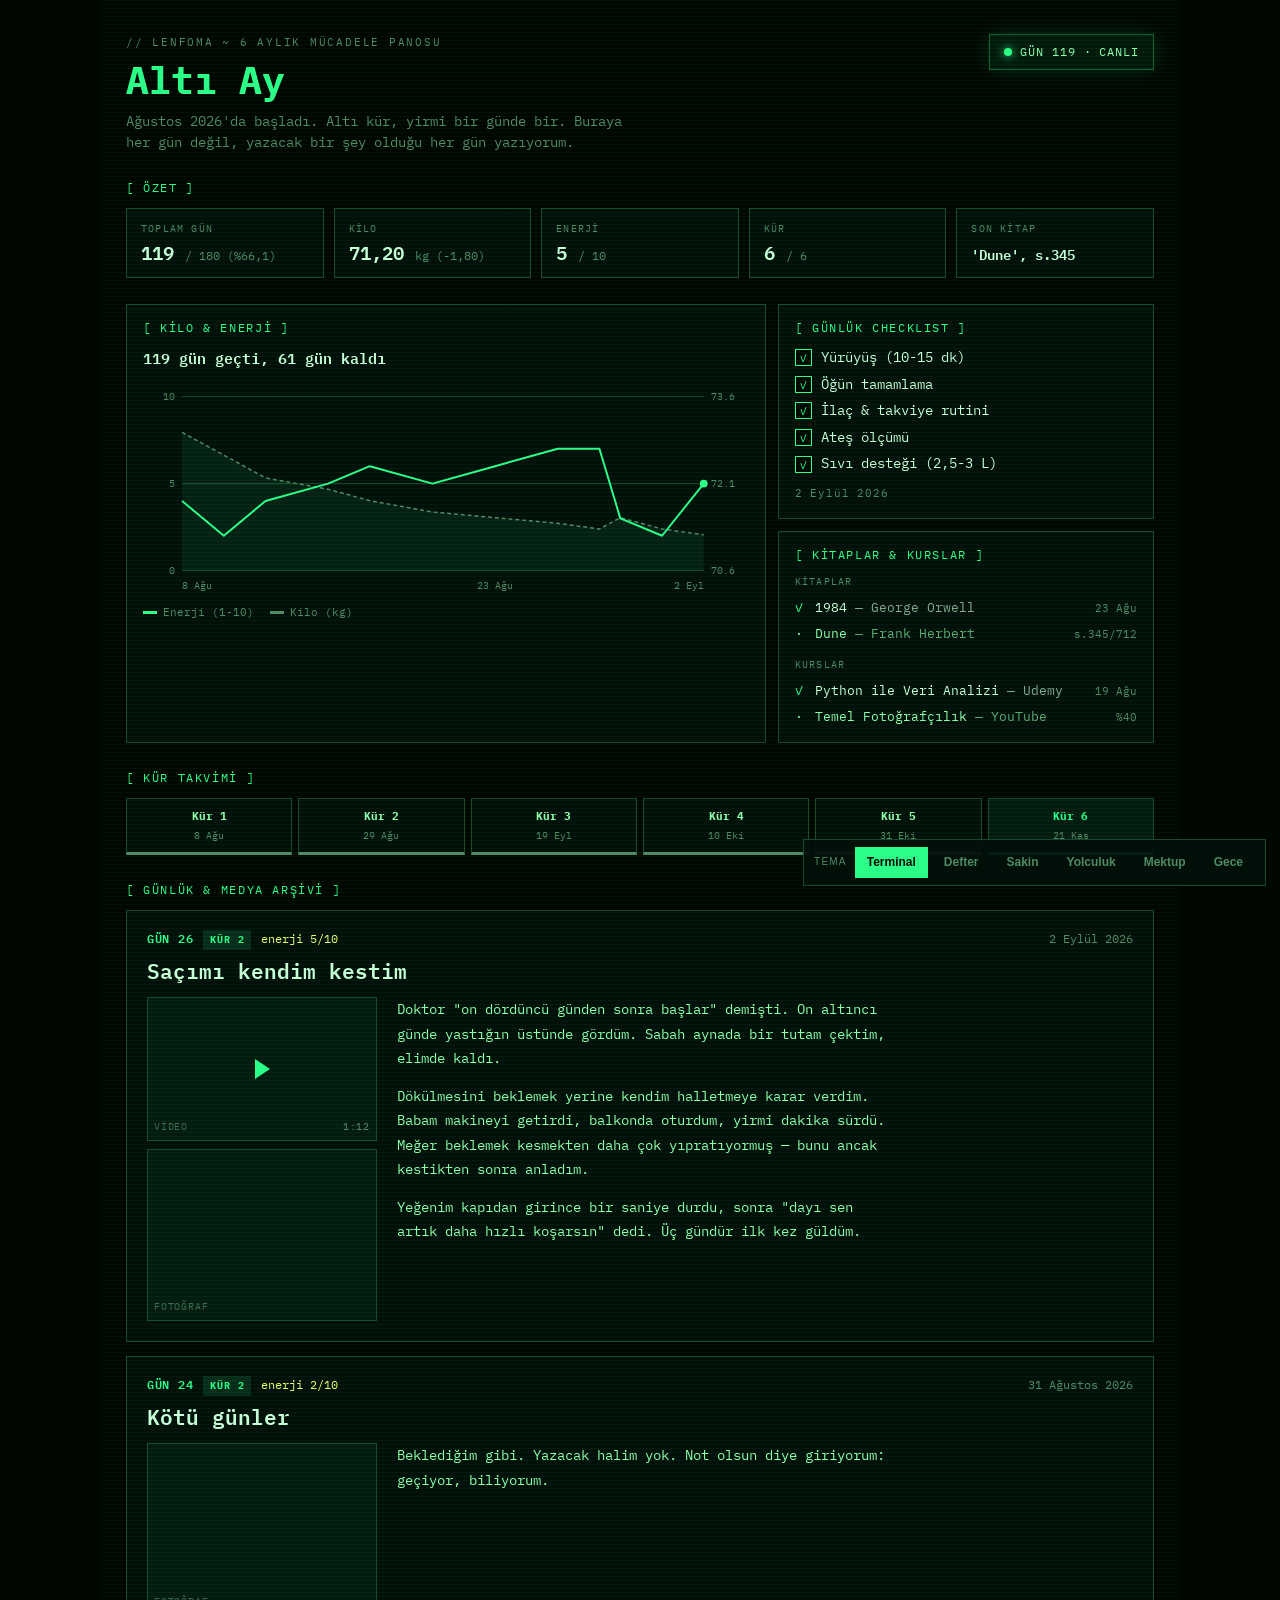
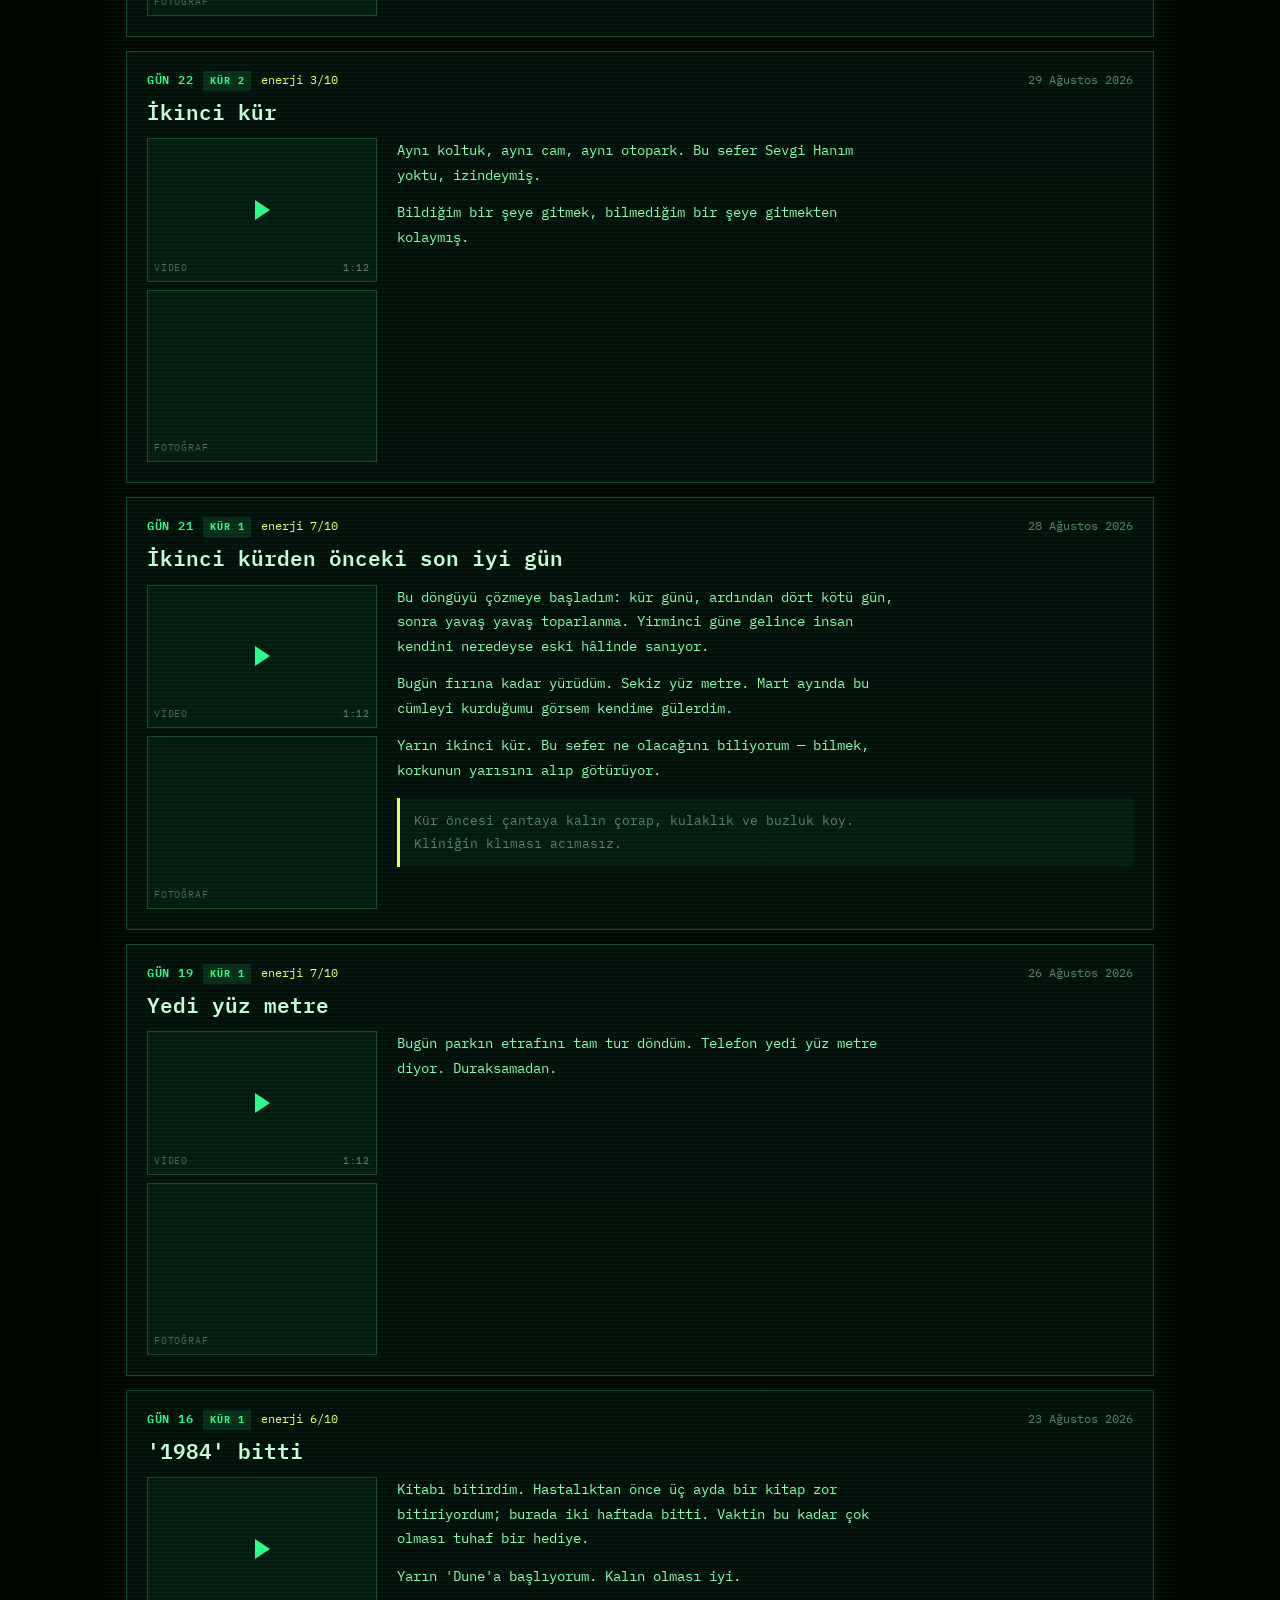
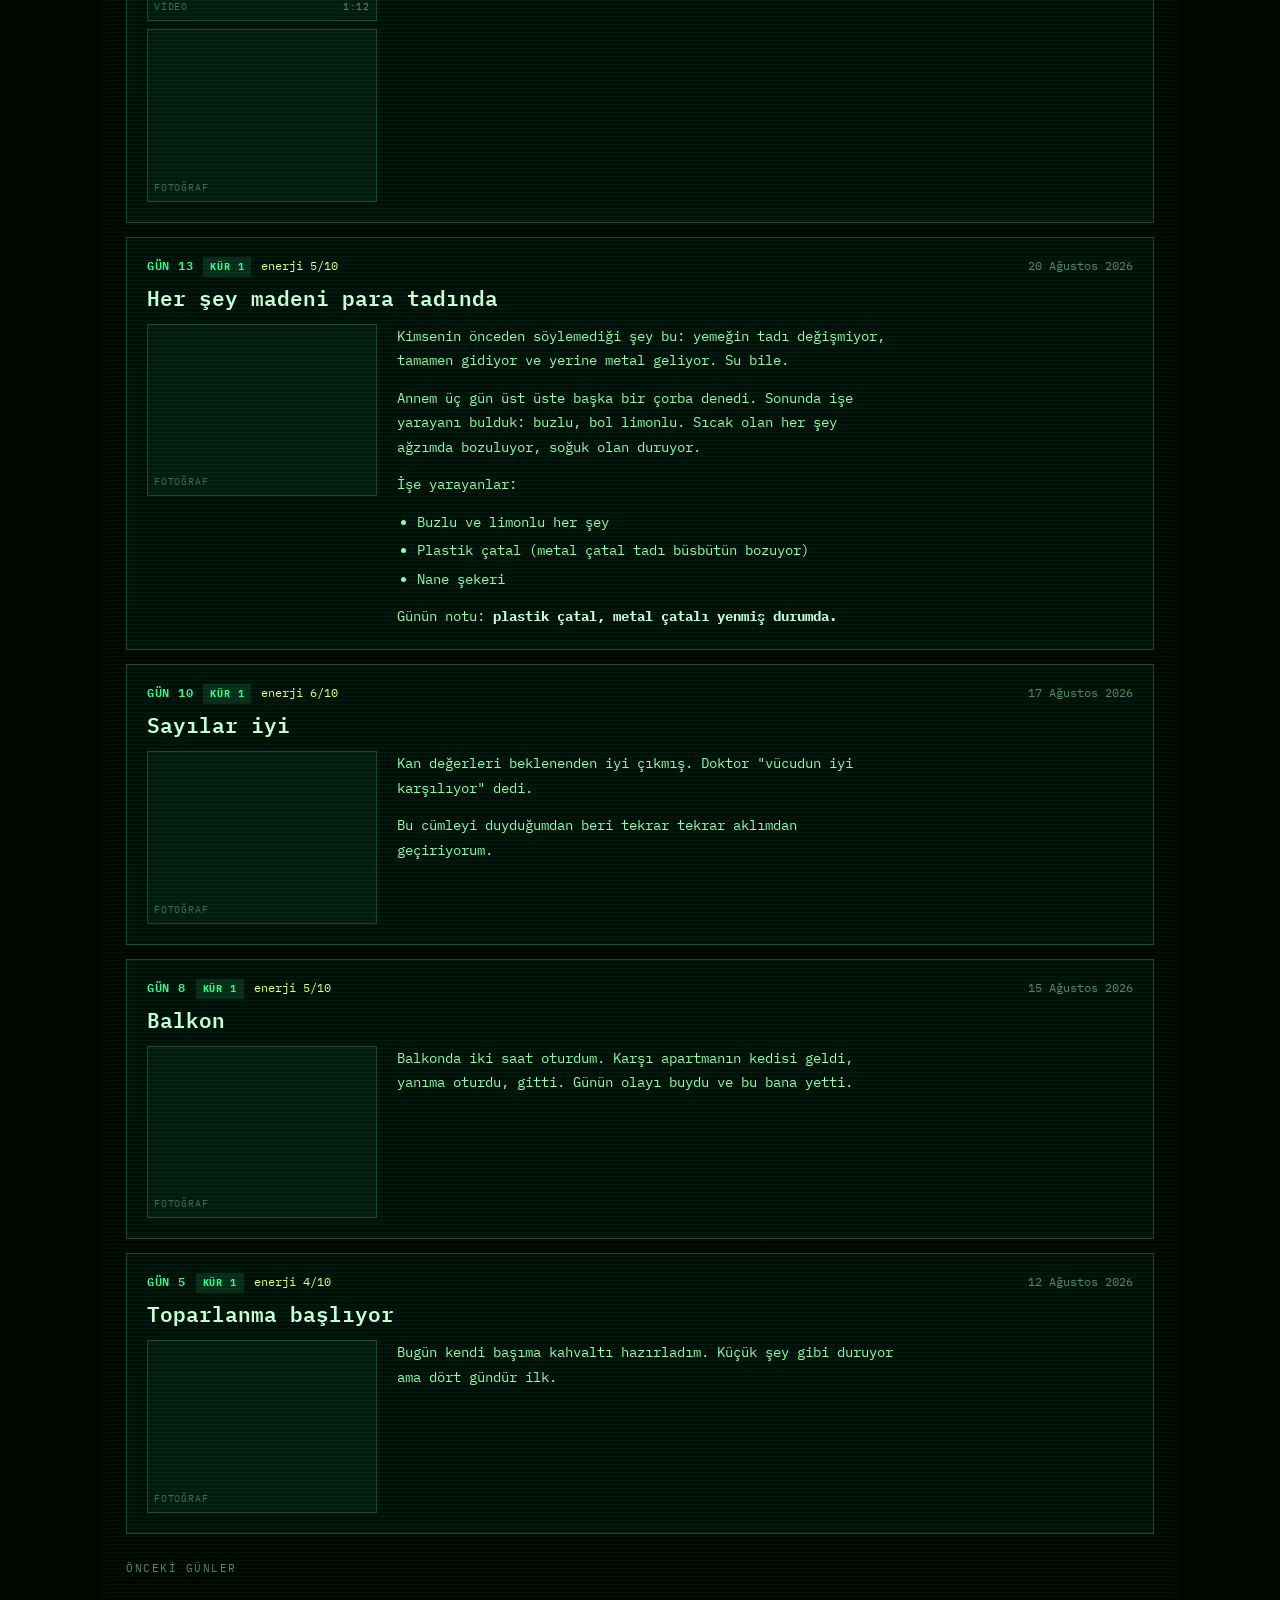
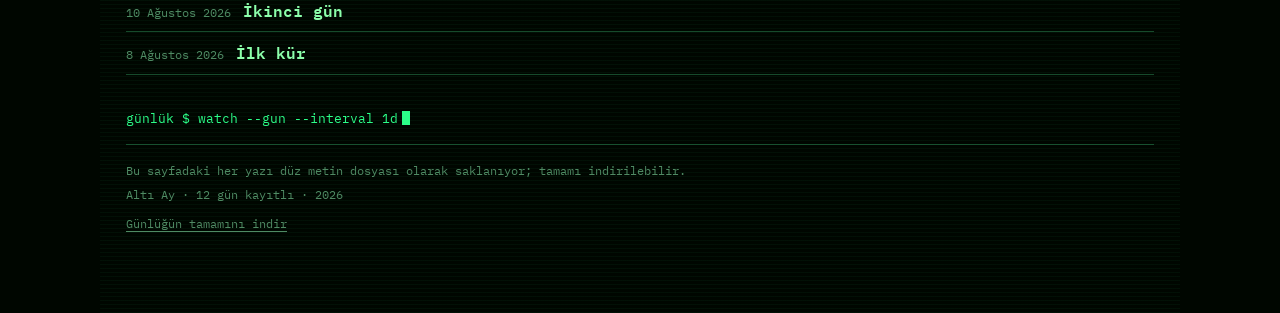
<file: index.html>
<!doctype html>
<html lang="tr">
  <head>
    <meta charset="utf-8" />
    <meta name="viewport" content="width=device-width, initial-scale=1" />
    <title>Altı Ay</title>
    <meta name="description" content="Altı aylık tedavi sürecinin gün gün kaydı." />

    <meta property="og:type" content="website" />
    <meta property="og:title" content="Altı Ay" />
    <meta property="og:description" content="Altı aylık tedavi sürecinin gün gün kaydı." />
    <meta property="og:locale" content="tr_TR" />
    <meta name="twitter:card" content="summary_large_image" />

    <link
      rel="icon"
      type="image/svg+xml"
      href="data:image/svg+xml,<svg xmlns='http://www.w3.org/2000/svg' viewBox='0 0 32 32'><rect width='32' height='32' rx='7' fill='%2302100a'/><path d='M9 8h11a3 3 0 0 1 3 3v13H12a3 3 0 0 1-3-3V8Z' fill='none' stroke='%232bff88' stroke-width='2' stroke-linejoin='round'/><path d='M9 8v13a3 3 0 0 0 3 3' fill='none' stroke='%23eaff6b' stroke-width='2'/></svg>"
    />
    <link rel="stylesheet" href="styles.css" />
    <link rel="stylesheet" id="theme-css" href="themes/terminal.css" />
  </head>
  <body>
    <a class="skip" href="#gunluk">İçeriğe geç</a>

    <div class="page">
      <header class="j-head">
        <div class="j-head-l">
          <p class="j-eyebrow" id="site-eyebrow"></p>
          <h1 class="j-title" id="site-title"></h1>
        </div>
        <div class="j-live"><span class="j-live-dot"></span><span id="live-text">—</span></div>
      </header>
      <p class="j-sub" id="site-sub"></p>

      <p class="sec">[ ÖZET ]</p>
      <div class="j-status" id="status"></div>

      <div class="j-grid">
        <div class="panel panel-chart">
          <p class="sec">[ KİLO &amp; ENERJİ ]</p>
          <p class="prog-line" id="prog-line"></p>
          <div class="ch-wrap" id="chart"></div>
          <div class="ch-legend" id="chart-legend"></div>
        </div>

        <div class="j-side">
          <div class="panel">
            <p class="sec">[ GÜNLÜK CHECKLIST ]</p>
            <div id="checklist"></div>
          </div>
          <div class="panel">
            <p class="sec">[ KİTAPLAR &amp; KURSLAR ]</p>
            <div id="lists"></div>
          </div>
        </div>
      </div>

      <p class="sec">[ KÜR TAKVİMİ ]</p>
      <div class="j-cycles" id="cycles"></div>

      <p class="sec" id="gunluk"><span id="secline-label">[ GÜNLÜK &amp; MEDYA ARŞİVİ ]</span></p>
      <main class="j-entries" id="entries">
        <p class="j-loading">Yükleniyor…</p>
      </main>

      <nav class="j-archive" id="archive" hidden></nav>

      <p class="j-prompt" id="prompt"></p>
      <footer class="j-foot" id="foot"></footer>
      <p class="j-dl">
        <button class="j-dl-btn" id="download-all" type="button">Günlüğün tamamını indir</button>
        <span class="j-dl-msg" id="download-msg"></span>
      </p>
    </div>

    <div class="themebar" id="themebar" hidden>
      <span class="themebar-l">Tema</span>
      <div class="themebar-pills" id="theme-pills"></div>
    </div>

    <script type="module" src="js/main.js"></script>
  </body>
</html>
</file>
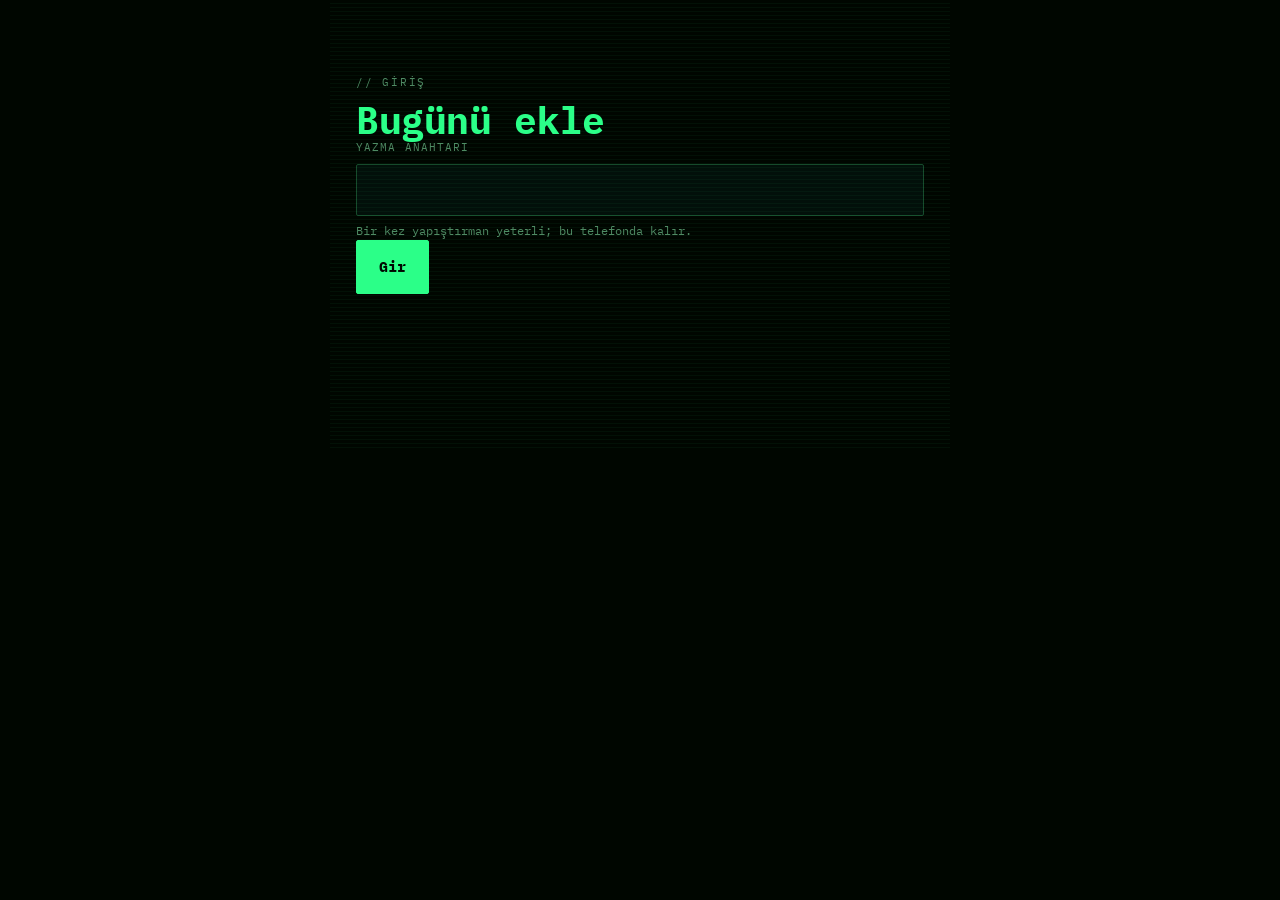
<file: yaz.html>
<!doctype html>
<html lang="tr">
  <head>
    <meta charset="utf-8" />
    <meta name="viewport" content="width=device-width, initial-scale=1" />
    <meta name="robots" content="noindex, nofollow" />
    <title>Bugünü ekle</title>
    <link rel="stylesheet" href="styles.css" />
    <link rel="stylesheet" id="theme-css" href="themes/terminal.css" />
    <link rel="stylesheet" href="yaz.css" />
  </head>
  <body>
    <div class="page page-yaz">
      <!-- anahtar ekranı -->
      <section class="w-gate" id="gate">
        <p class="j-eyebrow">// GİRİŞ</p>
        <h1 class="j-title">Bugünü ekle</h1>
        <label class="w-l" for="pw">Yazma anahtarı</label>
        <input class="w-in" type="password" id="pw" autocomplete="current-password" />
        <p class="w-hint">Bir kez yapıştırman yeterli; bu telefonda kalır.</p>
        <button class="w-btn w-btn-p" id="gate-btn" type="button">Gir</button>
        <p class="w-msg" id="gate-msg"></p>
      </section>

      <!-- form -->
      <section class="w-form" id="form" hidden>
        <header class="j-head">
          <div>
            <p class="j-eyebrow">// BUGÜNÜ EKLE</p>
            <h1 class="j-title" id="w-daytitle">Bugün</h1>
          </div>
          <div class="w-head-r">
            <button class="w-link" id="relogin" type="button">Anahtarı değiştir</button>
            <a class="w-link" href="./">Günlüğe dön</a>
          </div>
        </header>

        <p class="w-draft" id="draft-note" hidden>Kaydedilmemiş taslak geri yüklendi.</p>

        <div class="w-row">
          <div class="w-f">
            <label class="w-l" for="f-date">Tarih</label>
            <input class="w-in" type="date" id="f-date" />
          </div>
          <div class="w-f">
            <label class="w-l" for="f-kilo">Kilo (kg)</label>
            <input class="w-in" type="text" id="f-kilo" inputmode="decimal" autocomplete="off" placeholder="71,2" />
          </div>
        </div>

        <div class="w-f">
          <label class="w-l">Enerji — bugün kendini nasıl hissediyorsun?</label>
          <div class="w-en" id="f-enerji"></div>
        </div>

        <div class="w-f">
          <label class="w-l">Günlük checklist</label>
          <div class="w-ck" id="f-rutin"></div>
        </div>

        <div class="w-f">
          <label class="w-l" for="f-kitap">Kitap / kurs (isteğe bağlı)</label>
          <input class="w-in" type="text" id="f-kitap" placeholder="'Dune', s.345" />
        </div>

        <div class="w-row">
          <div class="w-f">
            <label class="w-l" for="f-foto">Bugünün fotoğrafı</label>
            <input class="w-file" type="file" id="f-foto" accept="image/*" />
            <p class="w-hint" id="foto-hint">Seçilmedi</p>
          </div>
          <div class="w-f">
            <label class="w-l" for="f-video">Bugünün videosu (1-2 dk)</label>
            <input class="w-file" type="file" id="f-video" accept="video/*" />
            <p class="w-hint" id="video-hint">Seçilmedi</p>
          </div>
        </div>

        <div class="w-f">
          <label class="w-l" for="f-baslik">Başlık</label>
          <input class="w-in" type="text" id="f-baslik" placeholder="Bugüne bir isim ver" />
        </div>

        <div class="w-f">
          <label class="w-l" for="f-metin">Bugün</label>
          <textarea class="w-ta" id="f-metin" rows="9" placeholder="Yazacak halin yoksa boş bırak — yukarıdakiler de yeter."></textarea>
        </div>

        <div class="w-actions">
          <button class="w-btn w-btn-p" id="save" type="button">Kaydet</button>
          <button class="w-btn" id="preview" type="button">Ne kaydedilecek?</button>
        </div>
        <p class="w-msg" id="msg"></p>
        <pre class="w-pre" id="pre" hidden></pre>
      </section>
    </div>

    <script type="module" src="js/yaz.js"></script>
  </body>
</html>
</file>
<file: styles.css>
/* ============================================================
   Altı Ay — paylaşılan iskelet
   SADECE yerleşim/boşluk/yapı. Renk ve tipografi themes/*.css içinde.
   Her tema şu değişkenleri tanımlar: --ink --ink-soft --acc --line --surf
   ============================================================ */

*,
*::before,
*::after {
  box-sizing: border-box;
}
html {
  -webkit-text-size-adjust: 100%;
}
body {
  margin: 0;
  background: #f7f7f4;
  color: #1c2230;
  font-family: Georgia, serif;
  line-height: 1.6;
}
img,
video {
  max-width: 100%;
  display: block;
}
.skip {
  position: absolute;
  left: -9999px;
  top: 0;
  padding: 10px 14px;
  z-index: 50;
}
.skip:focus {
  left: 8px;
  top: 8px;
}
:focus-visible {
  outline: 2px solid var(--acc);
  outline-offset: 2px;
}

.page {
  max-width: 1080px;
  margin: 0 auto;
  padding: 34px 26px 80px;
  position: relative;
}

/* ---------- Başlık ---------- */
.j-head {
  display: flex;
  align-items: flex-start;
  justify-content: space-between;
  gap: 20px;
  margin: 0 0 4px;
}
.j-eyebrow {
  margin: 0 0 8px;
  font-size: 11px;
  letter-spacing: 0.16em;
}
.j-title {
  margin: 0;
  line-height: 1.05;
  text-wrap: balance;
}
.j-sub {
  margin: 12px 0 26px;
  line-height: 1.55;
  max-width: 62ch;
}
.j-live {
  flex: none;
  display: inline-flex;
  align-items: center;
  gap: 8px;
  padding: 8px 14px;
  font-size: 11.5px;
  letter-spacing: 0.08em;
  white-space: nowrap;
}
.j-live-dot {
  width: 8px;
  height: 8px;
  border-radius: 50%;
  background: var(--acc);
}

/* ---------- Bölüm başlığı ---------- */
.sec {
  margin: 0 0 10px;
  font-size: 11.5px;
  letter-spacing: 0.14em;
}
.j-grid + .sec,
.j-status + .sec,
.j-cycles + .sec {
  margin-top: 26px;
}

/* ---------- Özet şeridi ---------- */
.j-status {
  display: grid;
  grid-template-columns: repeat(5, 1fr);
  gap: 10px;
  margin: 0 0 26px;
}
.j-stat {
  padding: 12px 14px;
  min-width: 0;
}
.j-stat-l {
  margin: 0 0 6px;
  font-size: 10px;
  letter-spacing: 0.12em;
  text-transform: uppercase;
}
.j-stat-v {
  margin: 0;
  font-size: 19px;
  line-height: 1.15;
  font-variant-numeric: tabular-nums;
  overflow-wrap: anywhere;
}
.j-stat-v small {
  font-size: 12px;
  font-weight: 400;
}
.kpi-sm {
  font-size: 14px;
}

/* ---------- İki sütun: grafik + yan panel ---------- */
.j-grid {
  display: grid;
  grid-template-columns: 1.7fr 1fr;
  gap: 12px;
  margin: 0 0 26px;
}
.j-side {
  display: flex;
  flex-direction: column;
  gap: 12px;
}
.panel {
  padding: 14px 16px 16px;
  min-width: 0;
}

/* ---------- Grafik ---------- */
.prog-line {
  margin: 0 0 10px;
  font-size: 15px;
}
.ch-wrap {
  width: 100%;
}
.ch-svg {
  width: 100%;
  height: auto;
  display: block;
}
.ch-grid {
  stroke: var(--line);
  stroke-width: 1;
}
.ch-area {
  fill: var(--acc);
  opacity: 0.07;
  stroke: none;
}
.ch-enerji {
  fill: none;
  stroke: var(--acc);
  stroke-width: 2;
  stroke-linejoin: round;
}
.ch-kilo {
  fill: none;
  stroke: var(--ink-soft);
  stroke-width: 1.5;
  stroke-dasharray: 4 3;
}
.ch-dot {
  fill: var(--acc);
}
.ch-yl,
.ch-xl {
  fill: var(--ink-soft);
  font-size: 10px;
  font-variant-numeric: tabular-nums;
}
.ch-empty {
  margin: 20px 0;
  font-size: 13px;
  color: var(--ink-soft);
}
.ch-legend {
  display: flex;
  gap: 16px;
  margin: 8px 0 0;
  font-size: 11px;
}
.ch-key {
  display: inline-flex;
  align-items: center;
  gap: 6px;
}
.ch-sw {
  width: 14px;
  height: 3px;
  display: inline-block;
}
.ch-sw-e {
  background: var(--acc);
}
.ch-sw-k {
  background: var(--ink-soft);
}

/* ---------- Checklist ---------- */
.ck-list {
  list-style: none;
  margin: 0;
  padding: 0;
  display: flex;
  flex-direction: column;
  gap: 5px;
}
.ck {
  display: flex;
  align-items: center;
  gap: 9px;
  font-size: 13.5px;
}
.ck-box {
  width: 17px;
  height: 17px;
  display: grid;
  place-items: center;
  border: 1px solid var(--line);
  font-size: 11px;
  flex: none;
}
.ck.is-on .ck-box {
  border-color: var(--acc);
  color: var(--acc);
}
.ck.is-off {
  opacity: 0.5;
}
.ck-day {
  margin: 10px 0 0;
  font-size: 10.5px;
  letter-spacing: 0.08em;
}

/* ---------- Kitaplar & kurslar ---------- */
.lb-h {
  margin: 0 0 7px;
  font-size: 10px;
  letter-spacing: 0.12em;
  text-transform: uppercase;
}
.lb-list + .lb-h {
  margin-top: 14px;
}
.lb-list {
  list-style: none;
  margin: 0;
  padding: 0;
  display: flex;
  flex-direction: column;
  gap: 5px;
}
.lb {
  display: flex;
  align-items: baseline;
  gap: 8px;
  font-size: 12.5px;
}
.lb-box {
  flex: none;
  width: 12px;
}
.lb.is-done .lb-box {
  color: var(--acc);
}
.lb-t {
  flex: 1;
  min-width: 0;
}
.lb-s {
  opacity: 0.65;
}
.lb-n {
  flex: none;
  font-variant-numeric: tabular-nums;
  font-size: 11px;
}

/* ---------- Kür takvimi ---------- */
.j-cycles {
  display: flex;
  gap: 6px;
  margin: 0 0 26px;
}
.j-cyc {
  flex: 1;
  min-width: 0;
  padding: 9px 6px 8px;
  text-align: center;
}
.j-cyc-n {
  margin: 0;
  font-size: 11px;
  font-weight: 700;
  white-space: nowrap;
}
.j-cyc-d {
  margin: 3px 0 0;
  font-size: 10px;
  white-space: nowrap;
  font-variant-numeric: tabular-nums;
}

/* ---------- Günlük ---------- */
.j-entries {
  display: flex;
  flex-direction: column;
  gap: 14px;
}
.j-entry {
  display: grid;
  grid-template-columns: 230px 1fr;
  grid-template-areas:
    "meta meta"
    "head head"
    "media body";
  gap: 0 20px;
  padding: 18px 20px 20px;
}
.j-meta {
  grid-area: meta;
  display: flex;
  flex-wrap: wrap;
  align-items: baseline;
  gap: 10px;
  margin: 0 0 8px;
}
.j-day {
  font-size: 12px;
  font-weight: 600;
  letter-spacing: 0.06em;
}
.j-badge {
  font-size: 10px;
  font-weight: 700;
  letter-spacing: 0.08em;
  text-transform: uppercase;
  padding: 2px 7px;
}
.j-en {
  font-size: 11.5px;
}
.j-date {
  font-size: 12px;
  margin-left: auto;
}
.j-h {
  grid-area: head;
  margin: 0 0 14px;
  line-height: 1.2;
  text-wrap: balance;
}
.j-h a {
  color: inherit;
  text-decoration: none;
}
.j-h a:hover {
  text-decoration: underline;
}

/* medya: video + fotoğraf */
.j-media {
  grid-area: media;
  display: flex;
  flex-direction: column;
  gap: 8px;
  min-width: 0;
}
.j-mv,
.j-mf {
  width: 100%;
  border: 1px solid var(--line);
}
.j-mv {
  aspect-ratio: 16 / 10;
  object-fit: cover;
}
.j-mf {
  aspect-ratio: 4 / 3;
  object-fit: cover;
}
.j-mv.is-ph,
.j-mf.is-ph {
  position: relative;
  display: grid;
  place-items: center;
  background: var(--line);
  opacity: 0.55;
}
.j-play {
  width: 0;
  height: 0;
  border-left: 15px solid var(--ink-soft);
  border-top: 10px solid transparent;
  border-bottom: 10px solid transparent;
}
.j-dur,
.j-ph-l {
  position: absolute;
  font-size: 10px;
  letter-spacing: 0.08em;
}
.j-dur {
  right: 6px;
  bottom: 5px;
}
.j-ph-l {
  left: 6px;
  bottom: 5px;
  text-transform: uppercase;
  opacity: 0.75;
}

.j-body {
  grid-area: body;
  min-width: 0;
}
.j-body > *:first-child {
  margin-top: 0;
}
.j-body > *:last-child {
  margin-bottom: 0;
}
.j-body p {
  margin: 0 0 13px;
  max-width: 62ch;
}
.j-body h3 {
  margin: 20px 0 9px;
  line-height: 1.25;
}
.j-body ul,
.j-body ol {
  margin: 0 0 13px;
  padding-left: 20px;
  max-width: 62ch;
}
.j-body li {
  margin: 0 0 4px;
}
.j-body blockquote {
  margin: 16px 0;
  padding: 11px 14px;
  font-size: 0.95em;
}
.j-body blockquote p {
  margin: 0;
}
.j-body figure {
  margin: 18px 0;
}
.j-body figcaption {
  margin: 6px 0 0;
  font-size: 12px;
}
.j-body code {
  font-size: 0.92em;
  padding: 1px 5px;
}

/* ---------- Arşiv / gezinme ---------- */
/* Arşivi indirme satırı. Renk temalardan gelir; burada yalnızca yerleşim
   ve <button>'ı bağlantı gibi göstermek için gereken sıfırlama var. */
.j-dl {
  margin: 10px 0 0;
  font-size: 12px;
  display: flex;
  flex-wrap: wrap;
  gap: 10px;
  align-items: baseline;
}
.j-dl-btn {
  font: inherit;
  color: inherit;
  background: none;
  border: 0;
  padding: 0;
  text-decoration: underline;
  text-underline-offset: 3px;
  cursor: pointer;
}
.j-dl-btn[disabled] {
  cursor: default;
  text-decoration: none;
}

.j-archive {
  margin: 26px 0 0;
}
.j-arch-h {
  margin: 0 0 12px;
  font-size: 11px;
  letter-spacing: 0.14em;
  text-transform: uppercase;
}
.j-arch-list {
  list-style: none;
  margin: 0;
  padding: 0;
}
.j-arch-item a {
  display: flex;
  align-items: baseline;
  gap: 12px;
  padding: 8px 0;
  text-decoration: none;
  color: inherit;
}
.j-arch-item a:hover .j-arch-t {
  text-decoration: underline;
}
.j-arch-d {
  font-size: 12px;
  flex: none;
  min-width: 92px;
  font-variant-numeric: tabular-nums;
}
.j-arch-t {
  font-weight: 600;
}

.j-nav {
  display: flex;
  justify-content: space-between;
  gap: 16px;
  margin: 18px 0 0;
  font-size: 13px;
}
.j-nav-a {
  text-decoration: none;
  max-width: 46%;
}
.j-nav-r {
  text-align: right;
}
.j-nav-a:hover {
  text-decoration: underline;
}
.j-back {
  display: inline-block;
  margin: 0 0 18px;
  font-size: 13px;
  text-decoration: none;
}
.j-back:hover {
  text-decoration: underline;
}

/* ---------- Alt ---------- */
.j-prompt {
  margin: 34px 0 0;
  font-size: 13px;
}
.blk {
  display: inline-block;
  width: 8px;
  height: 14px;
  margin-left: 4px;
  vertical-align: -2px;
  background: var(--acc);
  animation: blk 1.1s step-end infinite;
}
@keyframes blk {
  50% {
    opacity: 0;
  }
}
.j-foot {
  margin: 14px 0 0;
  padding: 16px 0 0;
  font-size: 12px;
  line-height: 1.6;
}
.j-foot p {
  margin: 0 0 5px;
}
.j-loading,
.j-empty,
.j-error {
  margin: 0;
  padding: 20px 0;
  font-size: 15px;
}

/* ---------- Tema seçici ---------- */
.themebar {
  position: fixed;
  right: 14px;
  bottom: 14px;
  z-index: 40;
  display: flex;
  align-items: center;
  gap: 8px;
  padding: 7px 10px;
  font-family: -apple-system, BlinkMacSystemFont, sans-serif;
}
.themebar-l {
  font-size: 10px;
  letter-spacing: 0.12em;
  text-transform: uppercase;
}
.themebar-pills {
  display: flex;
  gap: 4px;
}
.themebar-pill {
  font: inherit;
  font-size: 12px;
  font-weight: 600;
  padding: 5px 11px;
  cursor: pointer;
  border: 1px solid transparent;
  background: transparent;
  color: inherit;
}

/* ---------- Dar ekran ---------- */
@media (max-width: 900px) {
  .j-grid {
    grid-template-columns: 1fr;
  }
  .j-status {
    grid-template-columns: repeat(3, 1fr);
  }
}
@media (max-width: 640px) {
  .page {
    padding: 24px 15px 90px;
  }
  .j-head {
    flex-direction: column;
    gap: 12px;
  }
  .j-status {
    grid-template-columns: repeat(2, 1fr);
  }
  .j-entry {
    grid-template-columns: 1fr;
    grid-template-areas: "meta" "head" "media" "body";
    gap: 0;
  }
  .j-media {
    flex-direction: row;
    margin: 0 0 14px;
  }
  .j-cyc-d {
    display: none;
  }
  .j-date {
    margin-left: 0;
  }
  .j-arch-item a {
    flex-direction: column;
    gap: 2px;
  }
  .themebar {
    right: 10px;
    bottom: 10px;
    left: 10px;
    justify-content: center;
  }
  .themebar-pills {
    flex-wrap: wrap;
    justify-content: center;
  }
}

@media (prefers-reduced-motion: reduce) {
  * {
    transition: none !important;
    animation: none !important;
  }
}
</file>
<file: themes/terminal.css>
/* ============================================================
   TERMINAL — Matrix Pro (yeşil fosfor terminal)
   Aybars'ın bingx panosuyla aynı deri: #000600 zemin, #2bff88 vurgu,
   IBM Plex Mono, [ KÖŞELİ ] başlıklar, tarama çizgileri, yanıp sönen imleç.
   ============================================================ */
@import url("https://fonts.googleapis.com/css2?family=IBM+Plex+Mono:wght@400;500;600;700&display=swap");

:root {
  --bg: #000600;
  --ink: #8dffab;
  --ink-body: #8dffab;
  --ink-soft: #4f8a63;
  --sym: #c6ffd6;
  --surf: #02100a;
  --surf-2: #041b10;
  --line: #164a2b;
  --acc: #2bff88;
  --warn: #eaff6b;
  --neg: #ff5f56;
}

body {
  background: var(--bg);
  color: var(--ink);
  font-family: "IBM Plex Mono", ui-monospace, "SF Mono", Menlo, monospace;
  font-variant-numeric: tabular-nums;
  -webkit-font-smoothing: antialiased;
}

/* tarama çizgileri */
.page::after {
  content: "";
  position: absolute;
  inset: 0;
  pointer-events: none;
  z-index: 5;
  background: repeating-linear-gradient(
    0deg,
    rgba(43, 255, 136, 0.045) 0 1px,
    transparent 1px 4px
  );
}

.skip {
  background: var(--acc);
  color: var(--bg);
}

.j-eyebrow {
  color: var(--ink-soft);
}
.j-title {
  color: var(--acc);
  font-weight: 700;
  font-size: clamp(26px, 4.6vw, 38px);
  letter-spacing: -0.01em;
}
.j-sub {
  color: var(--ink-soft);
  font-size: 13.5px;
}

.j-live {
  border: 1px solid rgba(43, 255, 136, 0.32);
  background: rgba(43, 255, 136, 0.08);
  color: var(--ink);
  text-transform: uppercase;
  box-shadow: 0 0 22px rgba(43, 255, 136, 0.16);
}
.j-live-dot {
  box-shadow: 0 0 10px var(--acc);
  animation: pulse 1.6s ease-in-out infinite;
}
@keyframes pulse {
  0%,
  100% {
    opacity: 1;
    transform: scale(1);
  }
  50% {
    opacity: 0.4;
    transform: scale(1.6);
  }
}

.sec {
  color: var(--acc);
}

.j-stat,
.panel,
.j-entry {
  background: var(--surf);
  border: 1px solid var(--line);
}
.j-stat-l {
  color: var(--ink-soft);
}
.j-stat-v {
  color: var(--sym);
  font-weight: 600;
}
.j-stat-v small {
  color: var(--ink-soft);
}

.prog-line {
  color: var(--sym);
  font-weight: 600;
}
.ch-legend {
  color: var(--ink-soft);
}

.ck-box {
  background: var(--bg);
}
.ck.is-on {
  color: var(--sym);
}
.ck-day {
  color: var(--ink-soft);
}

.lb-h {
  color: var(--ink-soft);
}
.lb.is-done .lb-t {
  color: var(--sym);
}
.lb-n {
  color: var(--ink-soft);
}

.j-cyc {
  background: var(--surf);
  border: 1px solid var(--line);
  border-bottom-width: 3px;
}
.j-cyc.is-done {
  border-bottom-color: var(--ink-soft);
}
.j-cyc.is-now {
  border-bottom-color: var(--acc);
  background: var(--surf-2);
}
.j-cyc-n {
  color: var(--ink-soft);
}
.j-cyc.is-done .j-cyc-n {
  color: var(--ink);
}
.j-cyc.is-now .j-cyc-n {
  color: var(--acc);
}
.j-cyc-d {
  color: var(--ink-soft);
}

.j-day {
  color: var(--acc);
}
.j-badge {
  background: rgba(43, 255, 136, 0.12);
  color: var(--acc);
}
.j-en {
  color: var(--warn);
}
.j-date,
.j-date a {
  color: var(--ink-soft);
  text-decoration: none;
}
.j-h {
  color: var(--sym);
  font-weight: 600;
  font-size: clamp(17px, 2.4vw, 21px);
}
.j-body {
  color: var(--ink);
  font-size: 14px;
  line-height: 1.75;
}
.j-body h3 {
  color: var(--sym);
  font-size: 15px;
}
.j-body a {
  color: var(--acc);
}
.j-body strong {
  color: var(--sym);
}
.j-body blockquote {
  border-left: 3px solid var(--warn);
  background: var(--surf-2);
  color: var(--ink-soft);
}
.j-body code {
  background: var(--surf-2);
  color: var(--warn);
}
.j-body figcaption {
  color: var(--ink-soft);
}

.j-mv.is-ph,
.j-mf.is-ph {
  background: var(--surf-2);
  opacity: 1;
}
.j-play {
  border-left-color: var(--acc);
}
.j-dur,
.j-ph-l {
  color: var(--ink-soft);
}

.j-arch-h {
  color: var(--ink-soft);
}
.j-arch-item {
  border-bottom: 1px solid var(--line);
}
.j-arch-d {
  color: var(--ink-soft);
}
.j-arch-t {
  color: var(--ink);
}
.j-nav-a,
.j-back {
  color: var(--acc);
}

.j-prompt {
  color: var(--acc);
}
.j-foot {
  border-top: 1px solid var(--line);
  color: var(--ink-soft);
}

/* arşivi indirme satırı */
.j-dl {
  color: var(--ink-soft);
}
.j-dl-btn:hover,
.j-dl-btn:focus-visible {
  color: var(--acc);
}

.themebar {
  background: rgba(2, 16, 10, 0.94);
  border: 1px solid var(--line);
  color: var(--ink-soft);
}
.themebar-pill:hover {
  border-color: var(--acc);
}
.themebar-pill[aria-pressed="true"] {
  background: var(--acc);
  color: var(--bg);
}
</file>
<file: yaz.css>
/* Giriş ekranı — telefonda tek elle kullanılacak, hedefler büyük tutuldu. */

.page-yaz {
  max-width: 620px;
}
.w-gate {
  padding: 40px 0;
}
.w-form .j-head {
  margin-bottom: 22px;
}

.w-f {
  margin: 0 0 18px;
}
.w-row {
  display: grid;
  grid-template-columns: 1fr 1fr;
  gap: 14px;
}
@media (max-width: 560px) {
  .w-row {
    grid-template-columns: 1fr;
    gap: 0;
  }
}

.w-l {
  display: block;
  margin: 0 0 7px;
  font-size: 11px;
  letter-spacing: 0.1em;
  text-transform: uppercase;
  color: var(--ink-soft);
}
.w-in,
.w-ta,
.w-file {
  width: 100%;
  font: inherit;
  font-size: 16px; /* 16px altında iOS otomatik yakınlaştırıyor */
  padding: 12px 13px;
  background: var(--surf, transparent);
  border: 1px solid var(--line);
  color: var(--ink);
  border-radius: 2px;
}
.w-ta {
  resize: vertical;
  line-height: 1.6;
}
.w-in:focus,
.w-ta:focus {
  outline: none;
  border-color: var(--acc);
}
.w-file {
  padding: 10px;
  font-size: 13px;
}
.w-hint {
  margin: 6px 0 0;
  font-size: 11.5px;
  color: var(--ink-soft);
}
.w-hint.is-warn {
  color: var(--warn, #eaff6b);
}

/* enerji 1-10 */
.w-en {
  display: grid;
  grid-template-columns: repeat(10, 1fr);
  gap: 5px;
}
.w-en button {
  font: inherit;
  font-size: 14px;
  padding: 13px 0;
  cursor: pointer;
  background: transparent;
  border: 1px solid var(--line);
  color: var(--ink-soft);
  border-radius: 2px;
}
.w-en button[aria-pressed="true"] {
  background: var(--acc);
  border-color: var(--acc);
  color: var(--bg, #000);
  font-weight: 700;
}

/* checklist */
.w-ck {
  display: flex;
  flex-direction: column;
  gap: 7px;
}
.w-ck button {
  font: inherit;
  font-size: 15px;
  display: flex;
  align-items: center;
  gap: 11px;
  padding: 12px 13px;
  cursor: pointer;
  text-align: left;
  background: transparent;
  border: 1px solid var(--line);
  color: var(--ink-soft);
  border-radius: 2px;
}
.w-ck button[aria-pressed="true"] {
  border-color: var(--acc);
  color: var(--ink);
}
.w-ck .b {
  width: 19px;
  height: 19px;
  flex: none;
  display: grid;
  place-items: center;
  border: 1px solid var(--line);
  font-size: 12px;
}
.w-ck button[aria-pressed="true"] .b {
  border-color: var(--acc);
  color: var(--acc);
}

.w-actions {
  display: flex;
  gap: 10px;
  margin: 26px 0 0;
}
.w-btn {
  font: inherit;
  font-size: 15px;
  padding: 14px 22px;
  cursor: pointer;
  background: transparent;
  border: 1px solid var(--line);
  color: var(--ink);
  border-radius: 2px;
}
.w-btn-p {
  background: var(--acc);
  border-color: var(--acc);
  color: var(--bg, #000);
  font-weight: 700;
  flex: 1;
}
.w-btn:disabled {
  opacity: 0.5;
  cursor: default;
}

.w-msg {
  margin: 14px 0 0;
  font-size: 14px;
  min-height: 20px;
}
.w-msg.is-ok {
  color: var(--acc);
}
.w-msg.is-err {
  color: var(--neg, #ff5f56);
}
.w-draft {
  margin: 0 0 16px;
  padding: 10px 12px;
  font-size: 13px;
  border: 1px solid var(--line);
  color: var(--ink-soft);
}
.w-pre {
  margin: 16px 0 0;
  padding: 14px;
  font-size: 12px;
  line-height: 1.6;
  white-space: pre-wrap;
  word-break: break-word;
  border: 1px solid var(--line);
  background: var(--surf, transparent);
  color: var(--ink-soft);
}
.w-link {
  font-family: inherit;
  font-size: 13px;
  color: var(--acc);
  text-decoration: none;
  white-space: nowrap;
  /* <a> ve <button> aynı görünsün: "Anahtarı değiştir" bir buton. */
  background: none;
  border: 0;
  padding: 0;
  cursor: pointer;
}

.w-head-r {
  display: flex;
  flex-direction: column;
  align-items: flex-end;
  gap: 6px;
}

/* ---------- Dar ekran ----------
   Not: headless ekran görüntüsü yanıltıcıydı (sayfa ~620px'te render edilip
   414'e kırpılmış). Aşağıdakiler tahmine değil, her koşulda doğru olan
   kurallara dayanıyor; gerçek telefonda doğrulanmalı. */

/* Flex çocuğu varsayılan olarak içeriğinden dar olamaz; uzun bir başlık
   kabı genişletip width:100% alanları ekran dışına taşıyabilir. */
.w-form .j-head > div {
  min-width: 0;
}
.w-form .j-title {
  font-size: clamp(18px, 5.2vw, 26px);
  overflow-wrap: anywhere;
}

@media (max-width: 480px) {
  .w-form .j-head {
    flex-wrap: wrap;
    gap: 8px;
  }
  /* 10 düğme yan yana ~35px ediyor; tek elle basmak için iki sıra daha rahat */
  .w-en {
    grid-template-columns: repeat(5, 1fr);
  }
  .w-actions {
    flex-direction: column;
  }
  .w-btn {
    width: 100%;
  }
}
</file>
